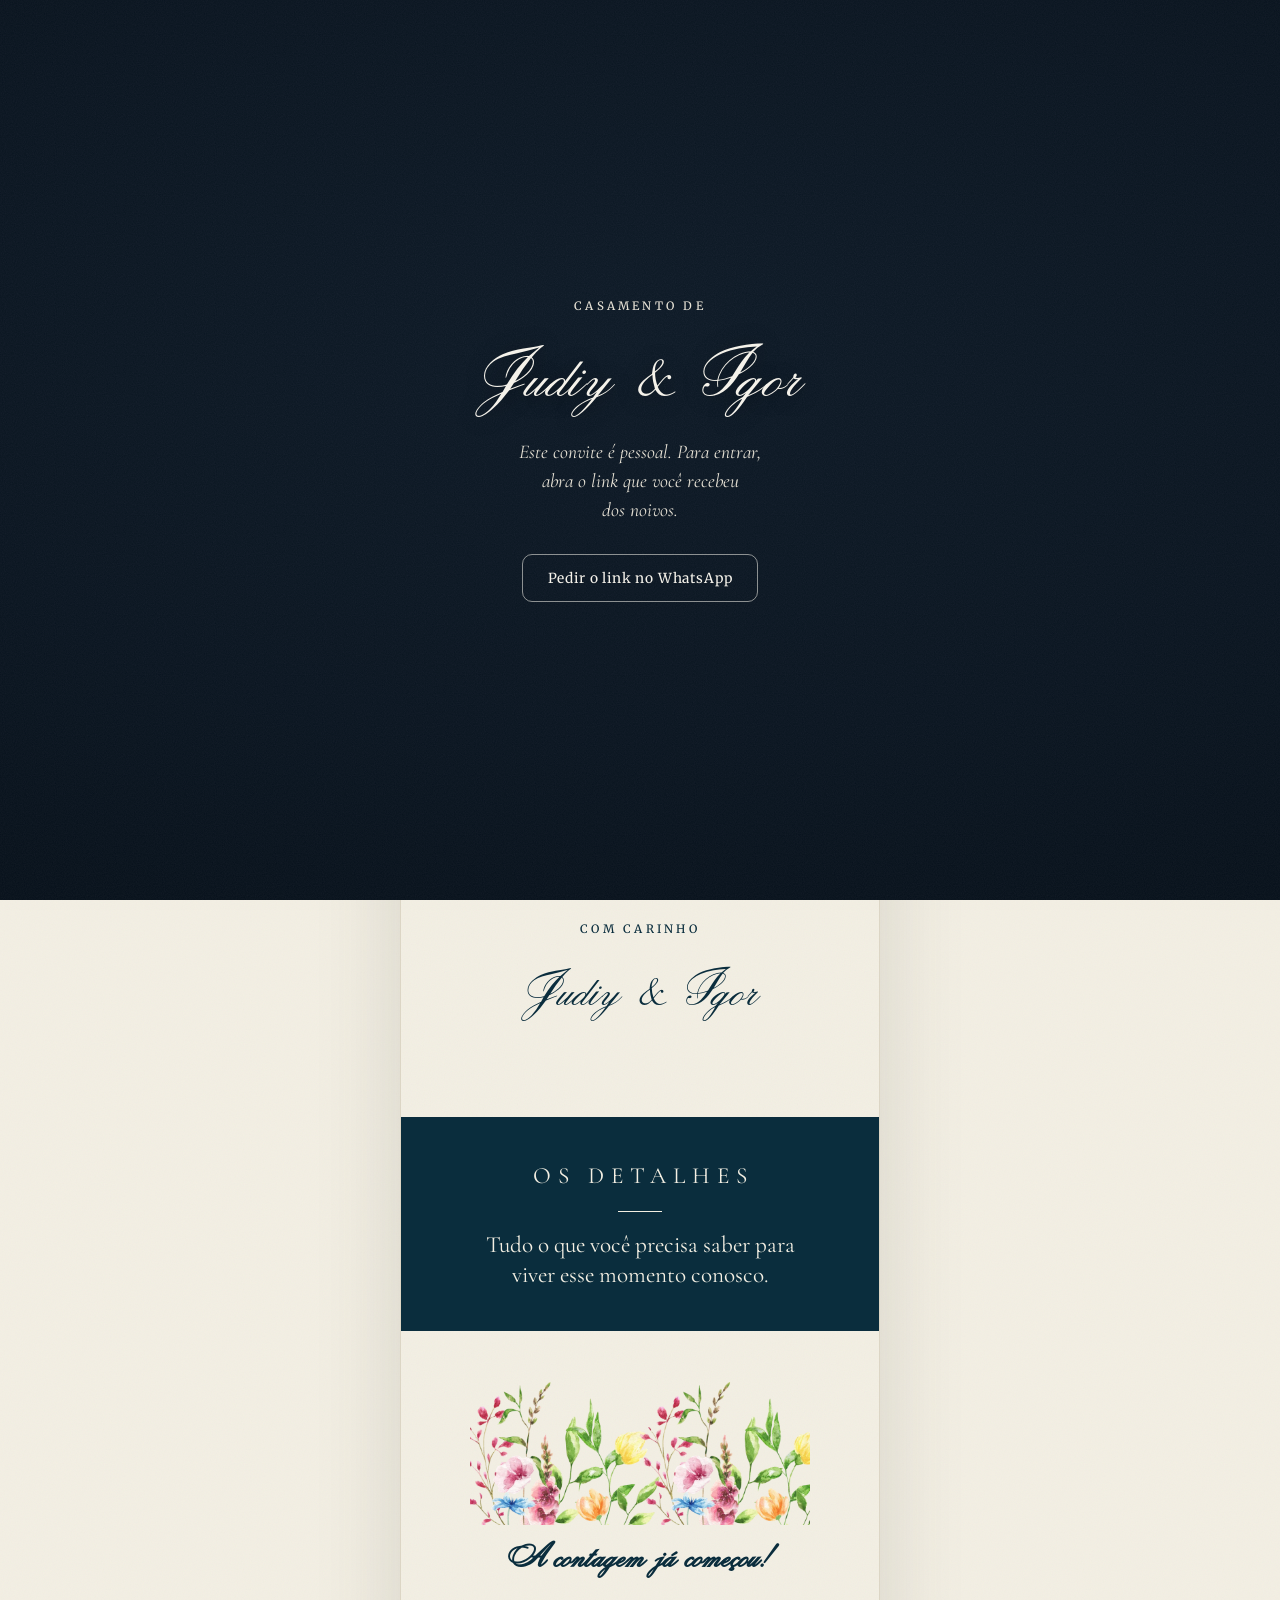
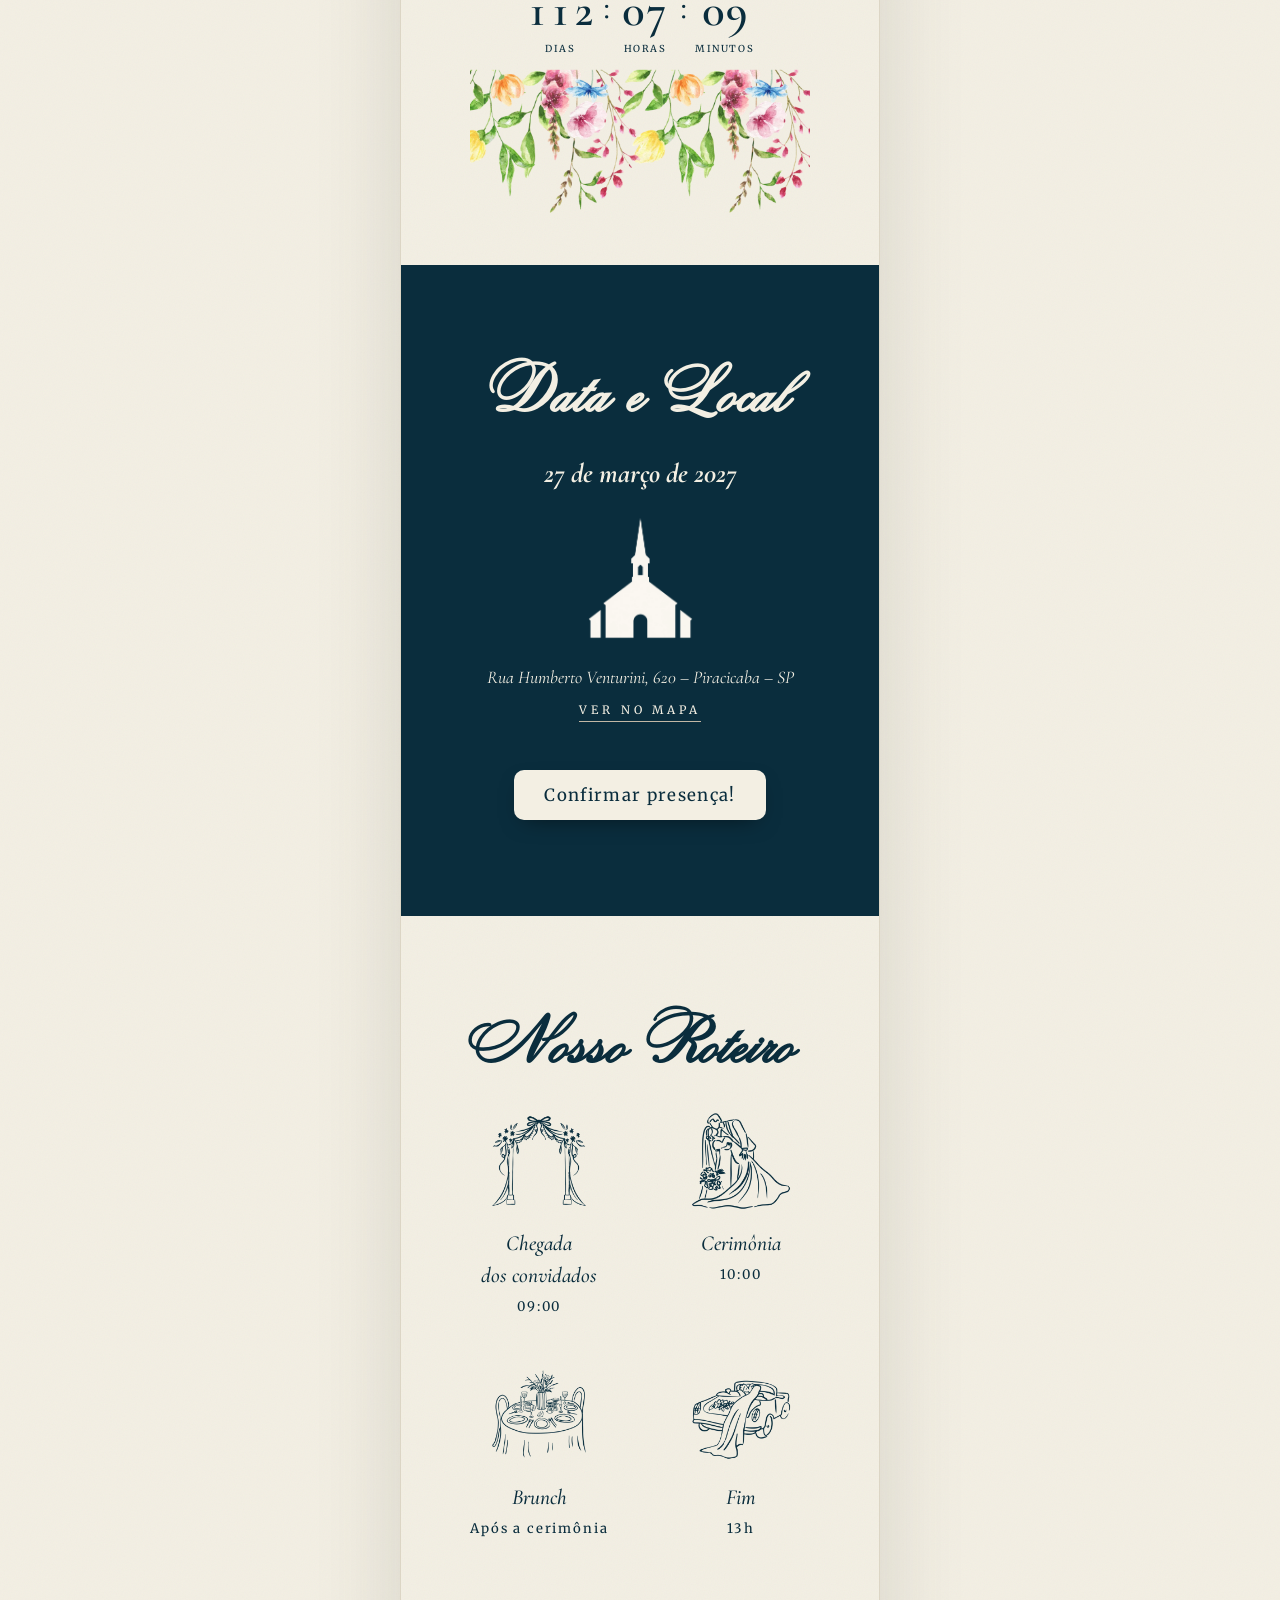
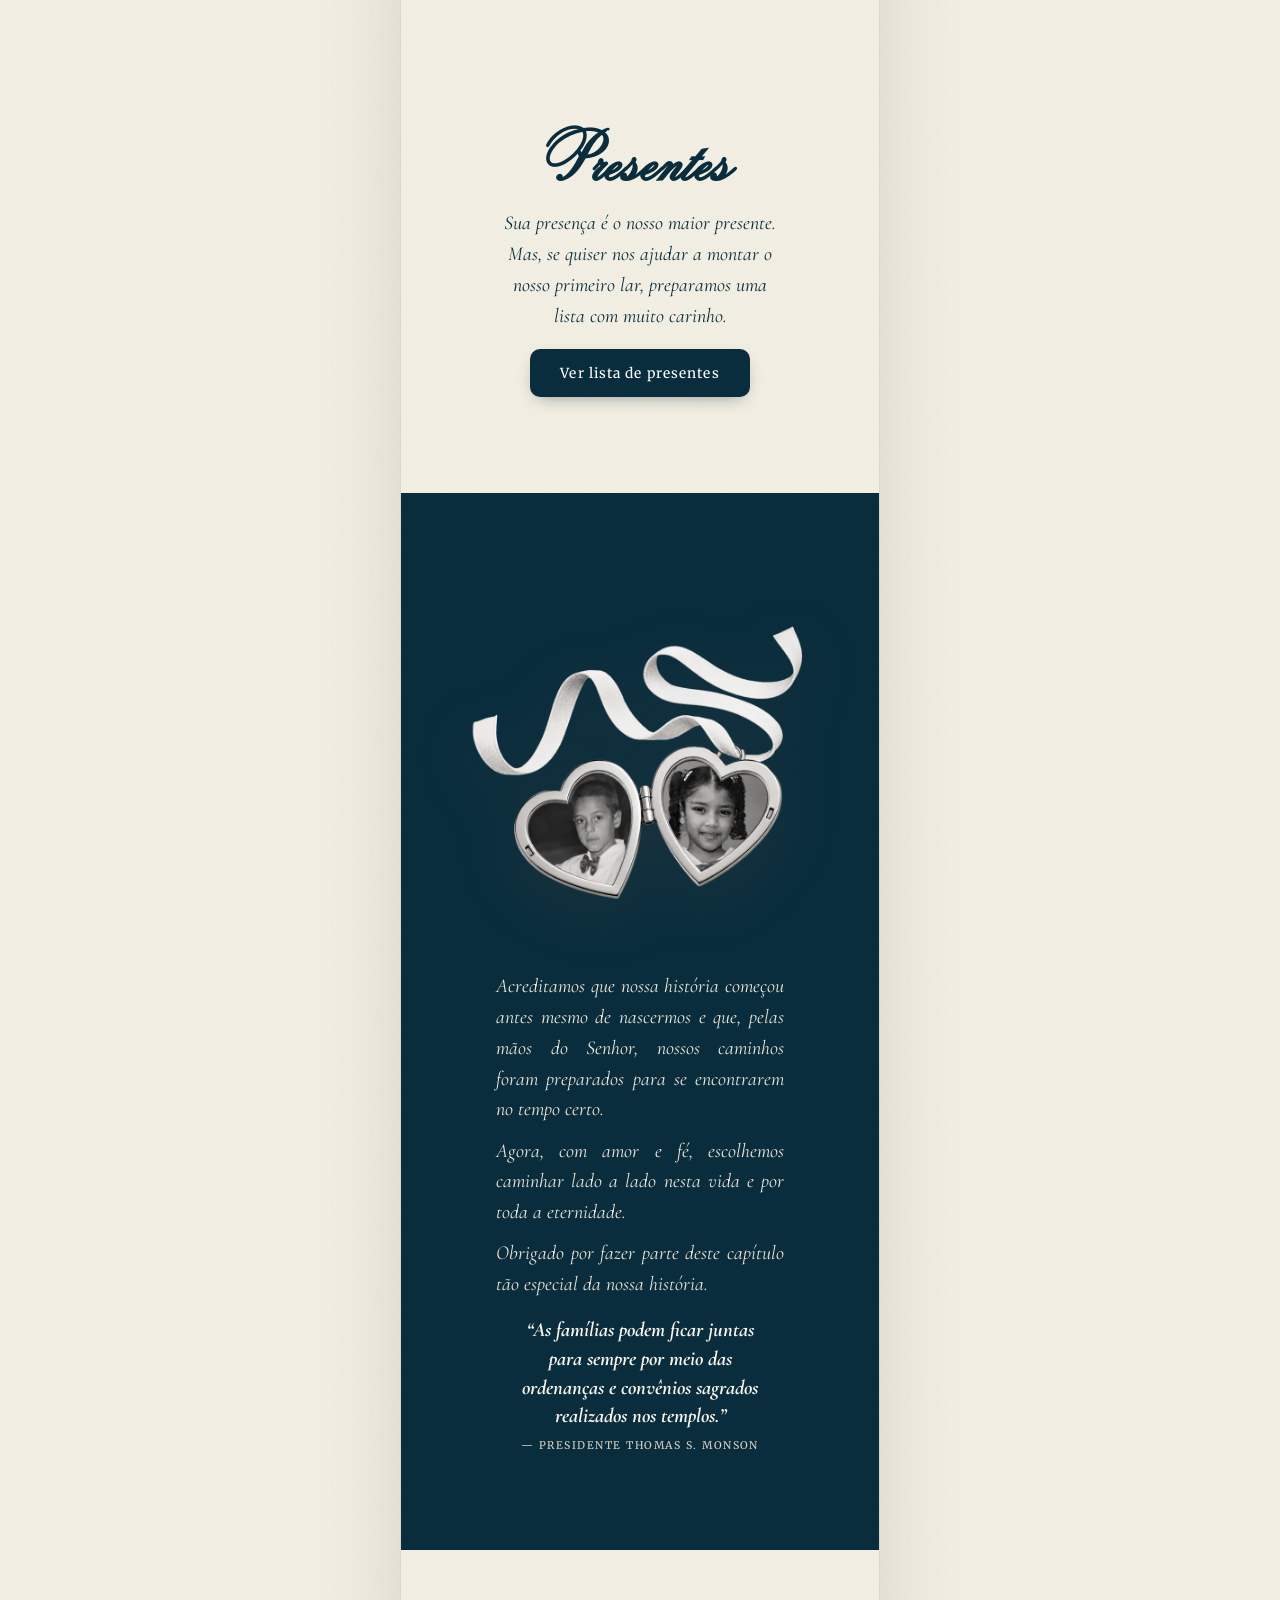
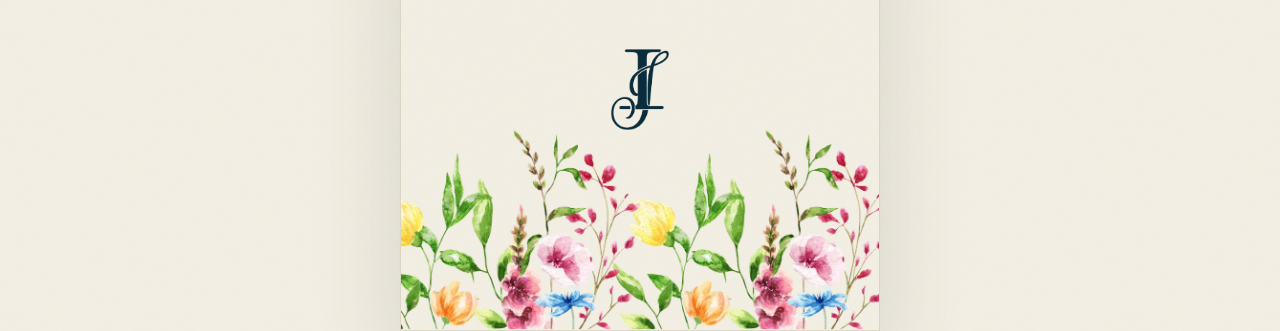
<file: index.html>
<!doctype html>
<html lang="pt-BR">
<head>
  <meta charset="utf-8" />
  <meta name="viewport" content="width=device-width, initial-scale=1" />
  <title>Judiy &amp; Igor · Você está convidado(a)</title>
  <meta name="description" content="Você recebeu um convite de Judiy & Igor — venha celebrar conosco o nosso casamento." />
  <meta name="robots" content="noindex, nofollow" />

  <!-- Só entra quem tem o link do convite (antes de a página aparecer) -->
  <script src="js/config.js"></script>
  <script src="js/access.js"></script>
  <link rel="icon" href="favicon.svg" type="image/svg+xml" />

  <!-- Fonts (Citadel em preload: chega junto com o HTML, sem “piscar” a fonte reserva) -->
  <link rel="preload" href="assets/fonts/citadel-script.otf" as="font" type="font/otf" crossorigin />
  <link rel="preconnect" href="https://fonts.googleapis.com" />
  <link rel="preconnect" href="https://fonts.gstatic.com" crossorigin />
  <link href="https://fonts.googleapis.com/css2?family=Cormorant+Garamond:ital,wght@0,400;0,500;0,600;1,400;1,500;1,700&family=Merriweather:wght@300;400;700&display=swap" rel="stylesheet" />

  <!-- Styles -->
  <link rel="stylesheet" href="css/reset.css" />
  <link rel="stylesheet" href="css/tokens.css" />
  <link rel="stylesheet" href="css/styles.css" />
  <link rel="stylesheet" href="css/animations.css" />
  <link rel="stylesheet" href="css/rsvp.css" />
</head>
<body class="is-locked">

  <!-- ============ SVG sprite: reusable defs, gradients ============ -->
  <svg class="svg-sprite" aria-hidden="true" focusable="false">
    <defs>
      <linearGradient id="g-silver" x1="0" y1="0" x2="1" y2="1">
        <stop offset="0" stop-color="#f4f4f2" />
        <stop offset="0.35" stop-color="#c9cac6" />
        <stop offset="0.55" stop-color="#8a8b87" />
        <stop offset="0.75" stop-color="#c9cac6" />
        <stop offset="1" stop-color="#7c7d79" />
      </linearGradient>
      <linearGradient id="g-photo" x1="0" y1="0" x2="0.6" y2="1">
        <stop offset="0" stop-color="#c8c4bb" />
        <stop offset="0.5" stop-color="#a49f96" />
        <stop offset="1" stop-color="#6f6a61" />
      </linearGradient>
      <linearGradient id="g-ribbon" x1="0" y1="0" x2="0" y2="1">
        <stop offset="0" stop-color="#f6f3ea" />
        <stop offset="1" stop-color="#ddd6c4" />
      </linearGradient>
    </defs>

    <!-- Horizontal floral flourish -->
    <symbol id="flourish" viewBox="0 0 320 52">
      <g fill="none" stroke="currentColor" stroke-width="1.2" stroke-linecap="round">
        <path d="M160 10 C150 2 140 2 138 12 C137 20 146 22 150 16" />
        <path d="M160 10 C170 2 180 2 182 12 C183 20 174 22 170 16" />
        <path d="M160 14 V30" />
        <!-- right vine -->
        <path d="M162 30 C200 24 236 30 272 22 C286 19 296 24 300 32" />
        <path d="M300 32 C305 24 314 24 316 32 C317 39 309 41 306 35" />
        <path d="M214 27 C210 18 218 12 226 16 C222 22 218 24 214 27" />
        <path d="M250 24 C246 15 254 9 262 13 C258 19 254 21 250 24" />
        <path d="M188 29 c-3 -7 4 -12 10 -9" />
        <!-- left vine (mirror) -->
        <path d="M158 30 C120 24 84 30 48 22 C34 19 24 24 20 32" />
        <path d="M20 32 C15 24 6 24 4 32 C3 39 11 41 14 35" />
        <path d="M106 27 C110 18 102 12 94 16 C98 22 102 24 106 27" />
        <path d="M70 24 C74 15 66 9 58 13 C62 19 66 21 70 24" />
        <path d="M132 29 c3 -7 -4 -12 -10 -9" />
      </g>
    </symbol>
  </svg>

  <!-- ======================= ENVELOPE GATE ======================= -->
  <div class="gate" id="gate">
    <div class="gate__inner">
      <p class="eyebrow gate__eyebrow">Você recebeu um convite de</p>
      <h1 class="gate__names">Judiy <span class="amp">&amp;</span> Igor</h1>

      <button class="envelope" id="envelope" type="button" aria-label="Toque no envelope para abrir o convite">
        <span class="envelope__back"></span>
        <span class="envelope__card">
          <img class="envelope__card-flores" src="assets/img/flores-topo.webp" alt="" width="1000" height="425" decoding="async" />
          <img class="envelope__card-logo" src="assets/img/logo.webp" alt="" width="355" height="480" decoding="async" />
        </span>
        <span class="envelope__front"></span>
        <span class="envelope__lip"></span>
        <!-- aba com duas faces; o lacre de cera fica preso na ponta e sobe junto -->
        <span class="envelope__flap">
          <span class="envelope__flap-outer"></span>
          <span class="envelope__flap-inner"></span>
          <span class="envelope__seal"><img src="assets/img/selo.webp" alt="" width="480" height="480" decoding="async" /></span>
        </span>
      </button>

      <svg class="gate__divider" viewBox="0 0 220 14" aria-hidden="true">
        <line x1="8" y1="7" x2="86" y2="7" stroke="currentColor" stroke-width="1" />
        <line x1="134" y1="7" x2="212" y2="7" stroke="currentColor" stroke-width="1" />
        <path d="M110 2l6 5-6 5-6-5z" fill="currentColor" />
        <path d="M92 7h10M118 7h10" stroke="currentColor" stroke-width="1" />
      </svg>
      <p class="eyebrow gate__hint">Toque no envelope para abrir</p>
    </div>
  </div>

  <!-- ======================= PAGE ======================= -->
  <main class="page" id="page">

    <!-- ---------- Welcome ---------- -->
    <section class="section welcome reveal" id="welcome" aria-label="Boas-vindas">
      <img class="welcome__topo" src="assets/img/flores-topo.webp" alt="" aria-hidden="true" width="1000" height="425" decoding="async">
      <img class="welcome__logo" src="assets/img/logo.webp" alt="Judiy & Igor" width="355" height="480" decoding="async">
      <div class="welcome__message">
        <p class="welcome__text">
          Um novo capítulo da nossa história está prestes&nbsp;a&nbsp;começar…
        </p>
        <p class="welcome__text">
          E não poderíamos imaginar esse momento sem a presença das pessoas que mais
          amamos. Será uma imensa felicidade compartilhar esse dia tão especial com&nbsp;você.
        </p>
        <p class="welcome__text">
          Que o amor seja sempre o nosso maior destino, e que este seja apenas um 
          de muitos capítulos da nossa vida&nbsp;juntos.
        </p>
        <p class="welcome__quote">“O casamento eterno é uma jornada&nbsp;eterna.”</p>
        <p class="eyebrow welcome__signoff">Com carinho</p>
        <p class="signature">Judiy <span class="amp">&amp;</span> Igor</p>
      </div>
    </section>

    <!-- ---------- The Details ---------- -->
    <section class="section details reveal" id="details" aria-label="Os detalhes">
      <h2 class="details__title">Os Detalhes</h2>
      <span class="details__rule" aria-hidden="true"></span>
      <p class="details__text"><span class="nowrap">Tudo o que você precisa saber para</span><br>viver esse momento&nbsp;conosco.</p>
    </section>

    <!-- ---------- Countdown ---------- -->
    <section class="section countdown reveal" id="countdown" aria-label="Contagem regressiva">
      <span class="cd-arranjo-frame"><img class="cd-arranjo" src="assets/img/arranjo.webp" alt="" aria-hidden="true" width="1000" height="420" loading="lazy" decoding="async" /></span>
      <h2 class="script-title countdown__title">A contagem já começou!</h2>
      <div class="countdown__clock" id="clock" role="timer" aria-live="off">
        <div class="cd-unit"><span class="cd-num" data-days>—</span><span class="cd-label">Dias</span></div>
        <span class="cd-colon">:</span>
        <div class="cd-unit"><span class="cd-num" data-hours>—</span><span class="cd-label">Horas</span></div>
        <span class="cd-colon">:</span>
        <div class="cd-unit"><span class="cd-num" data-minutes>—</span><span class="cd-label">Minutos</span></div>
      </div>
      <span class="cd-arranjo-frame"><img class="cd-arranjo cd-arranjo--flip" src="assets/img/arranjo.webp" alt="" aria-hidden="true" width="1000" height="420" loading="lazy" decoding="async" /></span>
    </section>

    <!-- ---------- Date & Location ---------- -->
    <section class="section dateloc reveal" id="dateloc" aria-label="Data e local">
      <h2 class="script-title dateloc__title">Data e Local</h2>

      <div class="info-block">
        <p class="info-lead dateloc__date">27 de março de 2027</p>
      </div>
      <img class="dateloc__photo dateloc__photo--capela" src="assets/img/capela.webp" alt="Capela da Igreja de Jesus Cristo dos Santos dos Últimos Dias" width="447" height="520" loading="lazy" />
      <div class="info-block">
        <p class="info-body"><span class="nowrap">Rua Humberto Venturini, 620</span> – <span class="nowrap">Piracicaba – SP</span></p>
      </div>
      <a class="dateloc__maplink" href="https://maps.app.goo.gl/RXPs3pVRCrWNZ4aa8" target="_blank" rel="noopener">Ver no mapa</a>
      <button class="btn btn--solid btn--light btn--lg dateloc__rsvp" id="rsvp-btn" type="button" aria-haspopup="dialog">Confirmar presença!</button>
    </section>

    <!-- ---------- Timeline ---------- -->
    <section class="section timeline reveal" id="timeline" aria-label="Nosso roteiro">
      <h2 class="script-title timeline__title">Nosso Roteiro</h2>
      <ul class="tl-grid">
        <li class="tl-item">
          <img class="tl-icon" src="assets/img/chegada.webp" alt="Arco floral de entrada" loading="lazy" />
          <span class="tl-time">09:00</span><span class="tl-label">Chegada dos&nbsp;convidados</span>
        </li>
        <li class="tl-item">
          <img class="tl-icon" src="assets/img/cerimonia.webp" alt="Os noivos na cerimônia" loading="lazy" />
          <span class="tl-time">10:00</span><span class="tl-label">Cerimônia</span>
        </li>
        <li class="tl-item">
          <img class="tl-icon" src="assets/img/cafe-da-manha.webp" alt="Mesa posta para o brunch" loading="lazy" />
          <span class="tl-time">Após a cerimônia</span><span class="tl-label">Brunch</span>
        </li>
        <li class="tl-item">
          <img class="tl-icon" src="assets/img/encerramento.webp" alt="Carro dos noivos" loading="lazy" />
          <span class="tl-time">13h</span><span class="tl-label">Fim</span>
        </li>
      </ul>
    </section>

    <!-- ---------- Presentes ---------- -->
    <section class="section gifts-cta reveal" id="presentes" aria-label="Lista de presentes">
      <h2 class="script-title">Presentes</h2>
      <p class="gifts-cta__text">
        Sua presença é o nosso maior presente. Mas, se quiser nos ajudar a montar
        o nosso primeiro lar, preparamos uma lista com muito&nbsp;carinho.
      </p>
      <a class="btn btn--solid" href="presentes.html">Ver lista de presentes</a>
    </section>

    <!-- ---------- Our Story ---------- -->
    <section class="section story reveal" id="story" aria-label="Nossa história">
      <div class="locket">
        <img class="locket__photo" src="assets/img/locket.webp"
             alt="Medalhão de coração aberto com as fotos de infância de Judiy e Igor"
             onerror="this.hidden=true;this.nextElementSibling.hidden=false;">
        <svg class="locket__svg" viewBox="0 0 260 200" role="img" aria-label="Medalhão de coração com fotos do casal" hidden>
          <!-- ribbon -->
          <path d="M40 44 C90 12 120 40 130 60 C140 40 170 12 220 44"
                fill="none" stroke="url(#g-ribbon)" stroke-width="9" stroke-linecap="round" opacity="0.95"/>
          <path d="M40 44 C90 12 120 40 130 60 C140 40 170 12 220 44"
                fill="none" stroke="#cfc7b3" stroke-width="9" stroke-linecap="round" opacity="0.25"/>
          <!-- left heart -->
          <g transform="translate(66 118) rotate(-8)">
            <path id="heartL" d="M0 -20 C-14 -40 -44 -30 -44 -6 C-44 16 -14 30 0 44 C14 30 44 16 44 -6 C44 -30 14 -40 0 -20 Z"/>
            <clipPath id="clipL"><use href="#heartL"/></clipPath>
            <rect x="-46" y="-42" width="92" height="88" fill="url(#g-photo)" clip-path="url(#clipL)"/>
            <use href="#heartL" fill="none" stroke="url(#g-silver)" stroke-width="6"/>
            <use href="#heartL" fill="none" stroke="#6f6a61" stroke-width="1" opacity="0.5"/>
          </g>
          <!-- right heart -->
          <g transform="translate(178 112) rotate(8)">
            <path id="heartR" d="M0 -20 C-14 -40 -44 -30 -44 -6 C-44 16 -14 30 0 44 C14 30 44 16 44 -6 C44 -30 14 -40 0 -20 Z"/>
            <clipPath id="clipR"><use href="#heartR"/></clipPath>
            <rect x="-46" y="-42" width="92" height="88" fill="url(#g-photo)" clip-path="url(#clipR)"/>
            <use href="#heartR" fill="none" stroke="url(#g-silver)" stroke-width="6"/>
            <use href="#heartR" fill="none" stroke="#6f6a61" stroke-width="1" opacity="0.5"/>
          </g>
          <!-- hinge -->
          <rect x="120" y="96" width="8" height="34" rx="3" fill="url(#g-silver)"/>
        </svg>
      </div>
      <div class="story__message">
        <p class="story__text">
          Acreditamos que nossa história começou antes mesmo de nascermos e que, pelas
          mãos do Senhor, nossos caminhos foram preparados para se encontrarem no tempo&nbsp;certo.
        </p>
        <p class="story__text">
          Agora, com amor e fé, escolhemos caminhar lado a lado nesta vida e por toda&nbsp;a&nbsp;eternidade.
        </p>
        <p class="story__text">
          Obrigado por fazer parte deste capítulo tão especial da nossa&nbsp;história.
        </p>
        <blockquote class="story__quote">
          “As famílias podem ficar juntas para sempre por meio das ordenanças e convênios
          sagrados realizados nos&nbsp;templos.”
          <cite class="story__cite">— Presidente Thomas S. Monson</cite>
        </blockquote>
      </div>
    </section>

    <!-- ---------- Logo final + flores do rodapé ---------- -->
    <section class="section closing reveal" aria-hidden="true">
      <img class="crest" src="assets/img/logo.webp" alt="" width="355" height="480" decoding="async">
      <div class="rodape-flores"><img src="assets/img/flores-topo.webp" alt="" width="1000" height="425" loading="lazy" decoding="async"></div>
    </section>
  </main>

  <!-- ---------- Modal RSVP (preenchido por js/rsvp.js) ---------- -->
  <dialog class="modal rsvp-modal" id="rsvp-dialog" aria-labelledby="rsvp-title">
    <div class="modal__body">
      <button class="modal__close" type="button" aria-label="Fechar">&times;</button>
      <p class="eyebrow">Confirmação de presença</p>
      <h2 class="rsvp-modal__title" id="rsvp-title" tabindex="-1">Confirmar presença</h2>

      <!-- carregando o convite -->
      <div class="rsvp-step" data-step="loading">
        <p class="rsvp-modal__hint">Buscando seu convite…</p>
      </div>

      <!-- sem código: busca pelo nome -->
      <form class="rsvp-step" data-step="search" novalidate hidden>
        <p class="rsvp-modal__hint" data-search-msg aria-live="polite"></p>
        <label class="rsvp-field">
          <span>Nome e sobrenome</span>
          <input type="text" name="q" autocomplete="name" enterkeyhint="search" />
        </label>
        <button class="btn btn--solid" type="submit">Buscar convite</button>
        <ul class="rsvp-results" data-results></ul>
        <p class="rsvp-modal__help">Não encontrou? <a data-contact>Fale com a gente</a>.</p>
      </form>

      <!-- convite encontrado: quem vai -->
      <form class="rsvp-step" data-step="form" novalidate hidden>
        <p class="rsvp-modal__hint" data-prev hidden></p>
        <div class="rsvp-guests" data-guests></div>
        <label class="rsvp-field">
          <span>Restrição alimentar <em>(opcional)</em></span>
          <input type="text" name="restricao" maxlength="300" />
        </label>
        <label class="rsvp-field">
          <span>Recado para os noivos <em>(opcional)</em></span>
          <textarea name="recado" rows="3" maxlength="500"></textarea>
        </label>
        <p class="rsvp-error" data-form-error role="alert" hidden></p>
        <button class="btn btn--solid" type="submit">Confirmar</button>
        <button class="rsvp-link" type="button" data-not-me>Não é você?</button>
      </form>

      <!-- resposta enviada -->
      <div class="rsvp-step" data-step="done" hidden>
        <p class="rsvp-modal__hint" data-done-msg></p>
        <a class="dateloc__maplink" href="presentes.html">Ver lista de presentes</a>
        <p class="signature rsvp-modal__thanks">Obrigado!</p>
      </div>

      <!-- avisos: em breve, prazo encerrado, erro -->
      <div class="rsvp-step" data-step="notice" hidden>
        <p class="rsvp-modal__hint" data-notice-msg></p>
        <button class="btn btn--solid" type="button" data-retry hidden>Tentar de novo</button>
        <p class="rsvp-modal__help"><a data-contact>Fale com a gente</a></p>
      </div>
    </div>
  </dialog>

  <!-- Scripts -->
  <script src="js/main.js"></script>
  <script src="js/rsvp.js"></script>
  <script src="js/countdown.js"></script>
  <script src="js/envelope.js"></script>
  <script src="js/reveal.js"></script>
</body>
</html>
</file>
<file: css/tokens.css>
/* ============================================================
   Design tokens — cores, tipografia, espaçamento
   ============================================================ */

/* Citadel Script — fonte premium (uso pessoal), auto-hospedada.
   Pré-carregada no <head> do index.html e presentes.html. */
@font-face {
  font-family: "Citadel Script";
  src: url("../assets/fonts/citadel-script.otf") format("opentype");
  font-weight: 400;
  font-style: normal;
  font-display: block; /* espera a fonte (até ~3s) em vez de mostrar a reserva e trocar */
}

:root {
  /* ---- Paleta (papel marfim, taupe, marrom, tinta) ---- */
  --paper: #f3efe3;
  --paper-2: #ebe6d6;
  --paper-3: #e4ddc9;
  --taupe: #8b8175;
  --taupe-deep: #6f6559;
  /* "sage" agora é marrom — o casal pediu sem verde (mantido o nome p/ não quebrar refs) */
  --sage: #8c8175;
  --sage-deep: #6e6155;
  --sage-soft: #c2b7a5;
  --ink: #0A2D3D;
  --ink-soft: #57534b;
  --muted: #6e6a61;
  --line: #cfc7b3;

  /* metais (molduras prateadas) */
  --silver-1: #d9d9d9;
  --silver-2: #a9aaa6;
  --silver-3: #7c7d79;
  --silver-hi: #f4f4f2;

  /* ---- Tipografia (3 famílias: script + serifa + serifa caps) ---- */
  --font-script: "Citadel Script", cursive;
  --font-calli: "Citadel Script", cursive;
  --font-caps: "Merriweather", Georgia, serif;
  --font-body: "Cormorant Garamond", "EB Garamond", Georgia, serif;

  /* ---- Escala tipográfica ---- */
  --fs-caps-sm: 0.72rem;
  --fs-caps: 0.86rem;
  --fs-body: 1.12rem;
  --fs-body-lg: 1.28rem;
  --fs-script-sm: 2.6rem;
  --fs-script: 3.4rem;
  --fs-calli: 3.4rem;
  --fs-countdown: 2.6rem;

  /* letter-spacing p/ caps gravadas */
  --track-caps: 0.28em;
  --track-caps-sm: 0.34em;

  /* ---- Layout ---- */
  --page-max: 30rem;      /* ~480px — leitura de microsite */
  --gutter: 1.5rem;
  --section-y: 5rem;
  --radius: 3px;

  /* ---- Movimento ---- */
  --ease: cubic-bezier(0.22, 0.61, 0.36, 1);
  --reveal-dur: 0.9s;
}

@media (min-width: 40rem) {
  :root {
    --fs-calli: 4rem;
    --fs-countdown: 2.9rem;
    --section-y: 6rem;
  }
}
</file>
<file: css/styles.css>
/* ============================================================
   styles.css — layout + seções (mobile-first)
   ============================================================ */

/* ---------- Base ---------- */
body {
  text-wrap: pretty; /* evita palavra sozinha na última linha (navegadores novos) */
  font-family: var(--font-body);
  font-size: var(--fs-body);
  color: var(--ink);
  background-color: var(--paper);
  background-image:
    radial-gradient(120% 80% at 50% -10%, #faf7ee 0%, var(--paper) 55%, var(--paper-2) 100%),
    url("data:image/svg+xml,%3Csvg xmlns='http://www.w3.org/2000/svg' width='140' height='140'%3E%3Cfilter id='n'%3E%3CfeTurbulence type='fractalNoise' baseFrequency='0.85' numOctaves='2' stitchTiles='stitch'/%3E%3C/filter%3E%3Crect width='100%25' height='100%25' filter='url(%23n)' opacity='0.045'/%3E%3C/svg%3E");
  background-attachment: fixed, scroll;
}

body.is-locked {
  overflow: hidden;
  height: 100vh;
}

.svg-sprite {
  position: absolute;
  width: 0;
  height: 0;
  overflow: hidden;
}

html {
  scroll-behavior: smooth;
}
@media (prefers-reduced-motion: reduce) {
  html { scroll-behavior: auto; }
}

/* ---------- Typographic helpers ---------- */
.eyebrow {
  font-family: var(--font-caps);
  text-transform: uppercase;
  letter-spacing: var(--track-caps);
  font-size: var(--fs-caps-sm);
  color: var(--ink);
  font-weight: 500;
}

.script-title {
  font-family: var(--font-calli);
  font-weight: 700;
  font-size: var(--fs-calli);
  line-height: 0.95;
  color: var(--ink);
  font-variant-ligatures: common-ligatures;
}

.signature {
  font-family: var(--font-script);
  font-size: clamp(1.9rem, 8.5vw, 3.2rem);
  line-height: 1.25;
  color: var(--ink);
  margin-top: 0.15em;
  padding-inline: 0.3em;
  max-width: 100%;
  white-space: nowrap;
}

/* ampersand inside script names — Citadel Script (mesma fonte do nome) */
.amp {
  font-family: var(--font-script);
  font-style: normal;
}

.info-lead {
  font-family: var(--font-body);
  font-style: italic;
  font-size: var(--fs-body-lg);
  color: var(--ink);
}
.info-body {
  font-style: italic;
  color: var(--ink);
  line-height: 1.7;
}

/* CTA link (CLICK HERE) */
.btn {
  display: inline-block;
  font-family: var(--font-caps);
  text-transform: uppercase;
  letter-spacing: var(--track-caps-sm);
  font-size: var(--fs-caps-sm);
  color: var(--ink);
  padding: 0.5em 0.2em 0.35em;
  border-bottom: 1px solid var(--sage);
  transition: color 0.3s var(--ease), border-color 0.3s var(--ease), letter-spacing 0.3s var(--ease);
}
.btn:hover,
.btn:focus-visible {
  color: var(--ink);
  border-color: var(--ink);
  letter-spacing: calc(var(--track-caps-sm) + 0.04em);
}

/* ---------- Page & sections ---------- */
.page {
  max-width: var(--page-max);
  margin: 0 auto;
}

.section {
  padding: var(--section-y) var(--gutter);
  text-align: center;
  display: flex;
  flex-direction: column;
  align-items: center;
  gap: 1rem;
}

/* ============================================================
   Envelope gate
   ============================================================ */
.gate {
  position: fixed;
  inset: 0;
  z-index: 100;
  display: grid;
  place-items: center;
  padding: 2rem 1.5rem;
  /* azul-marinho profundo com leve granulado de papel */
  background:
    url("data:image/svg+xml,%3Csvg xmlns='http://www.w3.org/2000/svg' width='160' height='160'%3E%3Cfilter id='n'%3E%3CfeTurbulence type='fractalNoise' baseFrequency='0.9' numOctaves='2' stitchTiles='stitch'/%3E%3CfeColorMatrix values='0 0 0 0 1 0 0 0 0 1 0 0 0 0 1 0 0 0 0.05 0'/%3E%3C/filter%3E%3Crect width='100%25' height='100%25' filter='url(%23n)'/%3E%3C/svg%3E"),
    radial-gradient(110% 80% at 50% 38%, #0b1825 0%, #08131f 55%, #040d17 100%);
  background-color: #0b1520;
  opacity: 1;
  /* espera a aba abrir, o cartão sair e o envelope sair de cena */
  transition: opacity 0.6s var(--ease) 2.1s;
}
/* o envelope sai de cena antes do fundo esmaecer — assim a página
   nunca aparece "através" do envelope semitransparente */
.gate.is-leaving .envelope {
  opacity: 0;
  transform: translateY(-14px) scale(0.97);
  transition: opacity 0.4s ease 1.85s, transform 0.5s var(--ease) 1.85s;
}
.gate__eyebrow,
.gate__names,
.gate__divider,
.gate__hint { transition: opacity 0.4s var(--ease); }
.gate.is-leaving :is(.gate__eyebrow, .gate__names, .gate__divider, .gate__hint) {
  opacity: 0;
  animation: none;
}

.gate.is-leaving {
  opacity: 0;
  pointer-events: none;
}
.gate[hidden] { display: none; }

.gate__inner {
  display: flex;
  flex-direction: column;
  align-items: center;
  gap: 1.2rem;
  text-align: center;
  color: #f2efe6;
}
.gate__eyebrow { color: #e6e1d5; }
.gate__hint {
  color: #e6e1d5;
  animation: pulse 2.4s ease-in-out infinite;
}
.gate__names {
  font-family: var(--font-script);
  font-weight: 400;
  font-size: clamp(2.1rem, 10vw, 4.4rem);
  line-height: 1.1;
  color: #f5f2ea;
  text-shadow: 0 2px 22px rgba(0, 0, 0, 0.4);
  padding-inline: 0.15em;
  max-width: 100%;
  white-space: nowrap;
}
.gate__divider {
  width: min(70%, 220px);
  height: auto;
  color: #9a9488;
  margin-top: 0.4rem;
}

/* the envelope object */
.envelope {
  position: relative;
  width: min(82vw, 350px);
  aspect-ratio: 1.42 / 1;
  margin: 0.6rem 0;
  perspective: 1100px;
  filter: drop-shadow(0 26px 44px rgba(0, 0, 0, 0.55));
  transition: transform 0.6s var(--ease);
}
.envelope:hover { transform: translateY(-5px); }

/* Camadas, de trás pra frente (como um envelope de papel visto pelo lado da aba):
   back (interior) → card (cartão dentro) → front (dobras laterais) → lip (dobra de baixo) → flap (aba + selo) */
.envelope__back {
  position: absolute;
  inset: 0;
  border-radius: 3px;
  background: linear-gradient(180deg, #ddd5c1 0%, #e8e1cf 45%, #efe9da 100%);
  box-shadow: inset 0 10px 16px -10px rgba(80, 70, 52, 0.28);
  z-index: 1;
}

/* cartão do convite — sai de dentro quando a aba abre */
.envelope__card {
  position: absolute;
  left: 7%;
  right: 7%;
  top: 6%;
  height: 88%;
  border-radius: 3px;
  background: radial-gradient(120% 80% at 50% 0%, #fffdf8 0%, #f9f5ea 70%, #f3eee0 100%);
  box-shadow: 0 -2px 10px rgba(80, 70, 52, 0.18);
  z-index: 2;
  display: flex;
  justify-content: center;
  overflow: hidden;
  /* logo logo abaixo das flores (faixa = 86% da largura × 265/1000) */
  padding-top: 24.5%;
  transition: transform 0.95s var(--ease) 0.75s;
}
/* mesmas flores da home — só a parte de cima (os botões), com as hastes
   esmaecendo, para caber no trecho do cartão que sai do envelope */
.envelope__card-flores {
  position: absolute;
  top: 0;
  left: 0;
  width: 100%;
  height: auto;
  aspect-ratio: 1000 / 265;
  object-fit: cover;
  object-position: top;
  -webkit-mask-image: linear-gradient(180deg, #000 72%, transparent 100%);
  mask-image: linear-gradient(180deg, #000 72%, transparent 100%);
  z-index: 1;
}
.envelope__card::before {
  /* fio duplo de papelaria */
  content: "";
  position: absolute;
  inset: 5px;
  border: 1px solid rgba(139, 129, 117, 0.35);
  outline: 1px solid rgba(139, 129, 117, 0.18);
  outline-offset: -4px;
  border-radius: 2px;
}
.envelope__card-logo {
  width: 17%;
  height: auto;
  align-self: flex-start;
}
.envelope.is-open .envelope__card { transform: translateY(-47%); }

/* dobras laterais: tudo menos o triângulo de cima (a boca do envelope) */
.envelope__front {
  position: absolute;
  inset: 0;
  border-radius: 3px;
  clip-path: polygon(0 0, 50% 52%, 100% 0, 100% 100%, 0 100%);
  background: radial-gradient(120% 90% at 50% 0%, #fdfbf5 0%, #f4eee0 55%, #ece5d3 100%);
  z-index: 3;
}

.envelope__lip {
  position: absolute;
  left: 0;
  bottom: 0;
  width: 100%;
  height: 56%;
  clip-path: polygon(0 100%, 100% 100%, 50% 0);
  background: linear-gradient(180deg, #f2ecdd 0%, #e5ddca 100%);
  z-index: 4;
}

/* aba: duas faces (fora / forro) + o selo preso na ponta */
.envelope__flap {
  position: absolute;
  left: 0;
  top: 0;
  width: 100%;
  height: 55%;
  transform-origin: top center;
  transform-style: preserve-3d;
  transform: rotateX(0deg);
  z-index: 6;
  transition: transform 1s cubic-bezier(0.55, 0.05, 0.3, 1), z-index 0s linear 0.55s;
}
.envelope.is-open .envelope__flap {
  transform: rotateX(-180deg);
  z-index: 0;
}
.envelope__flap-outer,
.envelope__flap-inner {
  position: absolute;
  inset: 0;
  clip-path: polygon(0 0, 100% 0, 50% 100%);
  backface-visibility: hidden;
  -webkit-backface-visibility: hidden;
}
.envelope__flap-outer {
  background: linear-gradient(178deg, #f8f4e9 0%, #efe8d7 62%, #e2dac6 100%);
}
.envelope__flap-inner {
  /* forro da aba — aparece quando ela vira */
  background: linear-gradient(0deg, #e9e2d0 0%, #ddd5c1 100%);
  /* espelha na horizontal (o triângulo é simétrico): a própria aba já
     vira na vertical ao abrir — espelhar em X aqui deixava a ponta pra baixo */
  transform: rotateY(180deg);
}

/* lacre de cera — preso na ponta da aba, sai inteiro junto com ela */
.envelope__seal {
  position: absolute;
  left: 50%;
  top: 100%;
  width: 22%;
  aspect-ratio: 1;
  transform: translate(-50%, -50%) translateZ(1px);
  backface-visibility: hidden;
  -webkit-backface-visibility: hidden;
  pointer-events: none;
  filter:
    drop-shadow(0 1px 1px rgba(18, 32, 70, 0.35))
    drop-shadow(0 4px 7px rgba(70, 60, 42, 0.32));
}
.envelope__seal img {
  display: block;
  width: 100%;
  height: 100%;
}

/* brilho que passa pela cera no hover */
.envelope__seal::after {
  content: "";
  position: absolute;
  inset: 0;
  background: linear-gradient(115deg, transparent 38%, rgba(255, 255, 255, 0.34) 50%, transparent 62%) no-repeat;
  background-size: 260% 100%;
  background-position: 130% 0;
  -webkit-mask: url("../assets/img/selo.webp") center / contain no-repeat;
  mask: url("../assets/img/selo.webp") center / contain no-repeat;
  transition: background-position 0.9s var(--ease);
}
.envelope:hover .envelope__seal::after { background-position: -30% 0; }

/* ============================================================
   Welcome
   ============================================================ */
.welcome { padding-top: 0; gap: 1.4rem; }
/* flores do topo: de ponta a ponta, encostadas no topo da página */
.welcome__topo {
  display: block;
  align-self: stretch;
  width: auto;
  max-width: none;
  height: auto;
  margin-inline: calc(-1 * var(--gutter));
}
/* logo entre as flores e o texto: 1.4rem (gap) + 0.6rem de cada lado */
.welcome__logo {
  display: block;
  width: min(34%, 140px);
  height: auto;
  margin-block: 0.6rem;
}
.welcome__message {
  display: flex;
  flex-direction: column;
  gap: 0.65rem;
  width: min(92%, 34ch);
}
.locket { width: min(92%, 360px); }
.locket__photo {
  width: 100%;
  height: auto;
  border-radius: 6px;
  filter: drop-shadow(0 16px 28px rgba(70, 66, 58, 0.24));
}
.locket__svg { width: min(83%, 300px); height: auto; margin: 0 auto; }
.locket__svg[hidden] { display: none; }
.welcome__text {
  font-style: italic;
  font-size: 1.24rem;
  color: var(--ink);
  line-height: 1.55;
  text-align: justify;
  text-align-last: left;
}
.welcome__text--em { color: var(--ink); }
.welcome__quote {
  margin-top: 0.5rem;
  font-style: italic;
  font-weight: 700;
  font-size: var(--fs-body-lg);
  color: var(--ink);
  line-height: 1.4;
}
.welcome__signoff { margin-top: 0.6rem; }

/* ============================================================
   Countdown
   ============================================================ */
.countdown { gap: 0.9rem; padding-block: 3.2rem; }
.cd-arranjo-frame { width: min(86%, 340px); }
.cd-arranjo {
  display: block;
  width: 100%;
  height: auto;
  opacity: 0.9;
}
.cd-arranjo--flip { transform: rotate(180deg); }
.countdown__title {
  font-size: clamp(1.55rem, 6.6vw, 2.2rem);
  color: var(--ink);
  white-space: nowrap;
  /* Safari corta as pernas de "g", "j" e "ç" em camada animada (.reveal):
     folga embaixo, compensada pela margem negativa */
  padding-bottom: 0.45em;
  margin-bottom: -0.45em;
}

.countdown__clock {
  display: flex;
  align-items: flex-start;
  justify-content: center;
  gap: 0.5rem;
  color: var(--ink);
}
.cd-unit {
  display: flex;
  flex-direction: column;
  align-items: center;
  min-width: 3.4rem;
}
.cd-num {
  font-family: var(--font-body);
  font-weight: 600;
  font-size: var(--fs-countdown);
  line-height: 1;
  font-variant-numeric: tabular-nums;
  color: var(--ink);
}
.cd-label {
  font-family: var(--font-caps);
  text-transform: uppercase;
  letter-spacing: 0.16em;
  font-size: 0.6rem;
  color: var(--ink);
  margin-top: 0.5rem;
}
.cd-colon {
  font-size: calc(var(--fs-countdown) * 0.8);
  color: var(--ink);
  line-height: 1.1;
}

/* ============================================================
   The Details (CTA card)
   ============================================================ */
.details {
  background: var(--ink);
  color: var(--paper);
  gap: 1.1rem;
  padding-block: 2.6rem;
}
.details__title {
  font-family: var(--font-body);
  font-weight: 400;
  font-size: 1.45rem;
  text-transform: uppercase;
  letter-spacing: 0.3em;
  margin-right: -0.3em; /* compensa o tracking da última letra p/ centralizar */
  color: var(--paper);
}
.details__rule {
  display: block;
  width: 2.8rem;
  height: 1px;
  background: currentColor;
  opacity: 0.7;
}
.details__text {
  font-family: var(--font-body);
  /* sempre 2 linhas: a 1ª ("…saber para") não quebra, então a fonte
     encolhe com a largura da tela para caber (~16em de texto) */
  font-size: min(1.45rem, calc((min(100vw, var(--page-max)) - 2 * var(--gutter)) / 17));
  line-height: 1.3;
  color: var(--paper);
}

/* ============================================================
   Our Story
   ============================================================ */
.story {
  background: var(--ink);
  color: #f3efe4;
  gap: 1.4rem;
}
.story .script-title { color: #f4f1e8; }
.story__message {
  display: flex;
  flex-direction: column;
  gap: 0.65rem;
  width: min(92%, 32ch);
}
.story__text {
  font-style: italic;
  font-size: 1.24rem;
  line-height: 1.55;
  color: #ece7db;
  text-align: justify;
  text-align-last: left;
}
.story__quote {
  margin-top: 0.4rem;
  display: flex;
  flex-direction: column;
  align-items: center;
  gap: 0.5rem;
  font-style: italic;
  font-weight: 700;
  font-size: var(--fs-body-lg);
  line-height: 1.4;
  color: #f6f3ea;
}
.story__cite {
  font-family: var(--font-caps);
  font-style: normal;
  font-weight: 400;
  text-transform: uppercase;
  letter-spacing: 0.14em;
  font-size: 0.66rem;
  color: #d9d3c4;
}

/* ============================================================
   Date & Location
   ============================================================ */
/* faixa azul com letras claras (como "Os Detalhes" e "Nossa história") */
.dateloc {
  gap: 1.4rem;
  background: var(--ink);
  color: var(--paper);
}
.dateloc .script-title,
.dateloc .info-lead,
.dateloc .info-body { color: var(--paper); }
.dateloc__title { margin-bottom: 0.6rem; }
.info-block { display: flex; flex-direction: column; gap: 0.35rem; }
/* largura total: sem isso o bloco encolhe ao texto e o Safari quebrava
   "Endereço: Rua / Humberto Venturini, 620" mesmo com espaço sobrando */
.dateloc .info-block { width: 100%; }
/* endereço numa linha; se a tela for estreita demais, quebra só no " – " */
.nowrap { white-space: nowrap; }
/* só a data em negrito, e maior que o nome do local */
.dateloc .dateloc__date {
  font-weight: 700;
  font-size: 1.7rem;
}
.dateloc__photo {
  width: min(84%, 300px);
  height: auto;
  margin-top: 0.4rem;
}
/* ícone da capela: silhueta, bem menor que a antiga moldura com foto */
.dateloc__photo--capela {
  width: min(28%, 105px);
  margin-top: 0;
  /* silhueta azul (PNG transparente) → cor de papel sobre o fundo azul */
  filter: brightness(0) invert(95%) sepia(10%);
}
.dateloc__maplink {
  display: inline-block;
  margin-top: 0.9rem;
  font-family: var(--font-caps);
  text-transform: uppercase;
  letter-spacing: var(--track-caps-sm);
  font-size: var(--fs-caps-sm);
  color: var(--ink);
  border-bottom: 1px solid var(--taupe);
  padding-bottom: 0.2em;
  transition: color 0.3s var(--ease), border-color 0.3s var(--ease);
}
.dateloc__maplink:hover,
.dateloc__maplink:focus-visible {
  color: var(--ink);
  border-color: var(--ink);
}
/* margem negativa compensa o gap de 1.4rem da seção: fica a ~0.6rem do endereço */
.dateloc .dateloc__maplink { color: var(--paper); border-color: var(--sage-soft); margin-top: -0.8rem; }
.dateloc .dateloc__maplink:hover,
.dateloc .dateloc__maplink:focus-visible { color: #fff; border-color: #fff; }
.dateloc__rsvp { margin-top: 1.6rem; }
/* ============================================================
   Timeline
   ============================================================ */
.timeline__title { margin-bottom: 1rem; color: var(--ink); }
.tl-grid {
  display: grid;
  grid-template-columns: repeat(2, 1fr);
  gap: 2.6rem 1.2rem;
  width: 100%;
  max-width: 24rem;
}
.tl-item {
  display: flex;
  flex-direction: column;
  align-items: center;
  gap: 0.35rem;
  color: var(--ink);
}
.tl-icon {
  width: 7rem;
  height: 7rem;
  object-fit: contain;
  margin-bottom: 0.3rem;
}
.tl-time {
  font-family: var(--font-caps);
  letter-spacing: 0.14em;
  font-size: 0.82rem;
  color: var(--ink);
  order: 2;
}
.tl-label {
  font-style: italic;
  font-weight: 500;
  font-size: 1.34rem;
  color: var(--ink);
  order: 1;
}

/* ============================================================
   Presentes (chamada p/ presentes.html)
   ============================================================ */
.gifts-cta { gap: 1.1rem; }
.gifts-cta__text {
  width: min(92%, 32ch);
  font-style: italic;
  font-size: 1.24rem;
  line-height: 1.55;
  color: var(--ink);
}

/* ============================================================
   RSVP
   ============================================================ */
.btn--solid {
  font-size: var(--fs-caps);
  letter-spacing: 0.08em;
  text-transform: none;
  color: #fff;
  background: var(--ink);
  padding: 1em 2.2em;
  border: 0;
  border-radius: 10px;
  box-shadow: 0 6px 18px -8px rgba(10, 45, 61, 0.55);
  transition: background-color 0.3s var(--ease), transform 0.3s var(--ease), box-shadow 0.3s var(--ease);
}
.btn--solid:hover,
.btn--solid:focus-visible {
  color: #fff;
  background: #134359;
  letter-spacing: 0.08em;
  transform: translateY(-1px);
  box-shadow: 0 10px 22px -10px rgba(10, 45, 61, 0.6);
}
/* variante clara (sobre fundo azul) e maior */
.btn--light {
  color: var(--ink);
  background: var(--paper);
  box-shadow: 0 8px 22px -10px rgba(0, 0, 0, 0.55);
}
.btn--light:hover,
.btn--light:focus-visible {
  color: var(--ink);
  background: #fffdf8;
  box-shadow: 0 12px 26px -10px rgba(0, 0, 0, 0.6);
}
.btn--lg {
  font-size: 1.05rem;
  padding: 0.75em 1.8em;
  border-radius: 10px;
}

/* ============================================================
   Logo final + flores do rodapé (depois de "Nossa história")
   ============================================================ */
.closing {
  gap: 1.1rem;
  padding-bottom: 0; /* as flores do rodapé encostam no fim da página */
}
.crest {
  display: block;
  width: min(18%, 64px);
  height: auto;
  margin-inline: auto;
}
/* flores do topo espelhadas no rodapé, de ponta a ponta
   (o flip fica no <img>: o wrapper recebe o transform da animação .reveal) */
.rodape-flores {
  align-self: stretch;
  margin-inline: calc(-1 * var(--gutter));
  margin-top: -1.5rem;
}
.rodape-flores img {
  display: block;
  width: 100%;
  height: auto;
  transform: scaleY(-1);
}

/* ---------- Desktop framing ---------- */
@media (min-width: 40rem) {
  .page {
    margin: 2.5rem auto;
    box-shadow: 0 30px 80px rgba(70, 66, 58, 0.16);
    background-color: var(--paper);
    background-image:
      url("data:image/svg+xml,%3Csvg xmlns='http://www.w3.org/2000/svg' width='140' height='140'%3E%3Cfilter id='n'%3E%3CfeTurbulence type='fractalNoise' baseFrequency='0.85' numOctaves='2' stitchTiles='stitch'/%3E%3C/filter%3E%3Crect width='100%25' height='100%25' filter='url(%23n)' opacity='0.05'/%3E%3C/svg%3E");
    border: 1px solid rgba(207, 199, 179, 0.6);
  }
}

/* ============================================================
   Modal (base compartilhada: PIX em presentes.html, RSVP no index)
   ============================================================ */
.modal {
  width: min(calc(100vw - 2rem), 24rem);
  max-height: calc(100dvh - 2rem);
  margin: auto;
  padding: 0;
  border: 0;
  border-radius: 6px;
  color: var(--ink);
  background: radial-gradient(120% 70% at 50% 0%, #fffdf8 0%, var(--paper) 100%);
  box-shadow: 0 30px 70px -20px rgba(0, 0, 0, 0.55);
  overflow: auto;
  overscroll-behavior: contain;
}
.modal::backdrop {
  background: rgba(13, 12, 11, 0.62);
  backdrop-filter: blur(2px);
}
.modal[open] { animation: modal-in 0.45s var(--ease); }
@keyframes modal-in {
  from { opacity: 0; transform: translateY(18px) scale(0.98); }
  to { opacity: 1; transform: none; }
}
.modal__body {
  position: relative;
  display: flex;
  flex-direction: column;
  align-items: center;
  gap: 0.75rem;
  padding: 2.2rem 1.5rem 1.6rem;
  text-align: center;
}
.modal__close {
  position: absolute;
  top: 0.4rem;
  right: 0.7rem;
  width: 2.2rem;
  height: 2.2rem;
  font-size: 1.7rem;
  line-height: 1;
  color: var(--taupe-deep);
}
.modal__close:hover,
.modal__close:focus-visible { color: var(--ink); }
.modal [hidden] { display: none; }

@media (prefers-reduced-motion: reduce) {
  .modal[open] { animation: none; }
}

/* ============================================================
   Acesso só com o link do convite (js/access.js)
   ============================================================ */
/* enquanto o código é conferido, a página não aparece
   (no index o envelope já cobre tudo; aqui vale p/ presentes.html) */
html.access-check .page { visibility: hidden; }
html.access-denied body { overflow: hidden; }

/* tela "convite pessoal": mesmo fundo do envelope (.gate), por cima de tudo */
.lock { z-index: 110; transition: none; }
.lock__text {
  max-width: 28ch;
  margin-top: 0.4rem;
  font-style: italic;
  font-size: 1.22rem;
  line-height: 1.5;
  color: #e6e1d5;
}
.lock__btn {
  margin-top: 0.6rem;
  padding: 0.9em 1.8em;
  font-family: var(--font-caps);
  font-size: var(--fs-caps);
  letter-spacing: 0.06em;
  color: #f5f2ea;
  border: 1px solid rgba(245, 242, 234, 0.55);
  border-radius: 10px;
  transition: background-color 0.3s var(--ease), border-color 0.3s var(--ease);
}
.lock__btn:hover,
.lock__btn:focus-visible {
  color: #f5f2ea;
  background: rgba(245, 242, 234, 0.08);
  border-color: #f5f2ea;
}

/* envelope esperando a conferência do código */
.gate.is-waiting .envelope { cursor: progress; }
</file>
<file: css/animations.css>
/* ============================================================
   animations.css — reveal no scroll, pulse, reduced-motion
   ============================================================ */

/* Reveal ao rolar: estado inicial */
.reveal {
  opacity: 0;
  transform: translateY(28px);
  transition:
    opacity var(--reveal-dur) var(--ease),
    transform var(--reveal-dur) var(--ease);
  will-change: opacity, transform;
}
.reveal.is-visible {
  opacity: 1;
  transform: none;
}

/* Elementos internos com leve atraso escalonado */
.reveal > * {
  opacity: 0;
  transform: translateY(16px);
  transition:
    opacity 0.7s var(--ease),
    transform 0.7s var(--ease);
}
.reveal.is-visible > * {
  opacity: 1;
  transform: none;
}
.reveal.is-visible > *:nth-child(2) { transition-delay: 0.08s; }
.reveal.is-visible > *:nth-child(3) { transition-delay: 0.16s; }
.reveal.is-visible > *:nth-child(4) { transition-delay: 0.24s; }
.reveal.is-visible > *:nth-child(5) { transition-delay: 0.32s; }
.reveal.is-visible > *:nth-child(6) { transition-delay: 0.40s; }
.reveal.is-visible > *:nth-child(n + 7) { transition-delay: 0.48s; }

/* Dica pulsante no envelope */
@keyframes pulse {
  0%, 100% { opacity: 0.55; }
  50% { opacity: 1; }
}

/* ---------- Respeita prefers-reduced-motion ---------- */
@media (prefers-reduced-motion: reduce) {
  .reveal,
  .reveal > * {
    opacity: 1 !important;
    transform: none !important;
    transition: none !important;
  }
  .gate,
  .gate__hint,
  .envelope,
  .envelope__flap,
  .envelope__card {
    transition: opacity 0.3s ease !important;
    animation: none !important;
  }
  .envelope.is-open .envelope__flap { transform: rotateX(-180deg); }
  .envelope__seal::after { display: none; }
}
</file>
<file: css/rsvp.css>
/* ============================================================
   rsvp.css — modal "Confirmar presença!" (base .modal em styles.css)
   ============================================================ */
.rsvp-modal__title {
  font-style: italic;
  font-weight: 600;
  font-size: 1.4rem;
  line-height: 1.2;
}
.rsvp-modal__title:focus { outline: none; } /* recebe o foco a cada passo (leitor de tela) */

.rsvp-step {
  width: 100%;
  display: flex;
  flex-direction: column;
  align-items: center;
  gap: 0.9rem;
}
.rsvp-modal__hint {
  font-style: italic;
  font-size: 1.08rem;
  line-height: 1.45;
  color: var(--ink-soft);
  max-width: 30ch;
}
.rsvp-modal__hint:empty { display: none; }
.rsvp-modal__help { font-size: 1rem; color: var(--ink-soft); }
.rsvp-modal__help a,
.rsvp-link {
  color: var(--ink);
  border-bottom: 1px solid var(--sage);
  transition: border-color 0.3s var(--ease);
}
.rsvp-modal__help a:hover,
.rsvp-modal__help a:focus-visible,
.rsvp-link:hover,
.rsvp-link:focus-visible { border-color: var(--ink); }
.rsvp-link { font-size: 1rem; padding: 0; color: var(--ink-soft); }
.rsvp-modal__thanks { font-size: clamp(1.8rem, 8vw, 2.4rem); }
.rsvp-modal .btn--solid[disabled] { opacity: 0.6; cursor: progress; transform: none; }

/* ---------- Pessoas do convite ---------- */
.rsvp-guests { width: 100%; }
.rsvp-guest {
  min-width: 0;
  border: 0;
  border-bottom: 1px solid var(--line);
  padding: 0.75rem 0 0.85rem;
}
.rsvp-guest__name {
  display: block;
  width: 100%;
  padding: 0;
  margin-bottom: 0.5rem;
  font-size: 1.18rem;
  font-weight: 600;
  line-height: 1.25;
}
.rsvp-guest__tag {
  margin-left: 0.5em;
  font-family: var(--font-caps);
  font-size: var(--fs-caps-sm);
  font-weight: 400;
  letter-spacing: 0.1em;
  text-transform: uppercase;
  color: var(--taupe-deep);
}

/* Vou / Não vou — par de botões tipo "pílula" */
.rsvp-choice {
  display: inline-flex;
  border: 1px solid var(--ink);
  border-radius: 999px;
  overflow: hidden;
}
.rsvp-choice label { position: relative; cursor: pointer; }
.rsvp-choice label + label { border-left: 1px solid var(--ink); }
.rsvp-choice input {
  position: absolute;
  inset: 0;
  margin: 0;
  opacity: 0;
  cursor: pointer;
}
.rsvp-choice span {
  display: block;
  min-width: 6.5em;
  padding: 0.55em 1.1em;
  font-family: var(--font-caps);
  font-size: var(--fs-caps-sm);
  letter-spacing: 0.08em;
  transition: background-color 0.25s var(--ease), color 0.25s var(--ease);
}
.rsvp-choice input:checked + span { background: var(--ink); color: #fff; }
.rsvp-choice input:focus-visible + span { box-shadow: inset 0 0 0 3px var(--sage-soft); }

/* ---------- Campos de texto ---------- */
.rsvp-field {
  width: 100%;
  display: flex;
  flex-direction: column;
  gap: 0.3rem;
  text-align: left;
  font-size: 1.02rem;
}
.rsvp-field em { color: var(--ink-soft); }
.rsvp-field input,
.rsvp-field textarea {
  width: 100%;
  padding: 0.55em 0.7em;
  font-size: 1.05rem; /* ≥16px: evita o zoom automático do iOS */
  border: 1px solid var(--line);
  border-radius: 4px;
  background: #fffdf8;
  transition: border-color 0.2s var(--ease), box-shadow 0.2s var(--ease);
}
.rsvp-field textarea { resize: vertical; min-height: 4.5em; }
.rsvp-field input:focus,
.rsvp-field textarea:focus {
  outline: none;
  border-color: var(--ink);
  box-shadow: 0 0 0 3px rgba(10, 45, 61, 0.12);
}

/* ---------- Resultados da busca ---------- */
.rsvp-results {
  list-style: none;
  width: 100%;
  display: flex;
  flex-direction: column;
  gap: 0.5rem;
}
.rsvp-results:empty { display: none; }
.rsvp-results button {
  width: 100%;
  padding: 0.7em 1em;
  font-size: 1.12rem;
  font-style: italic;
  border: 1px solid var(--line);
  border-radius: 6px;
  background: #fffdf8;
  transition: border-color 0.2s var(--ease);
}
.rsvp-results button:hover,
.rsvp-results button:focus-visible { border-color: var(--ink); }

.rsvp-error { color: #8a2b1f; font-size: 1rem; }
</file>
